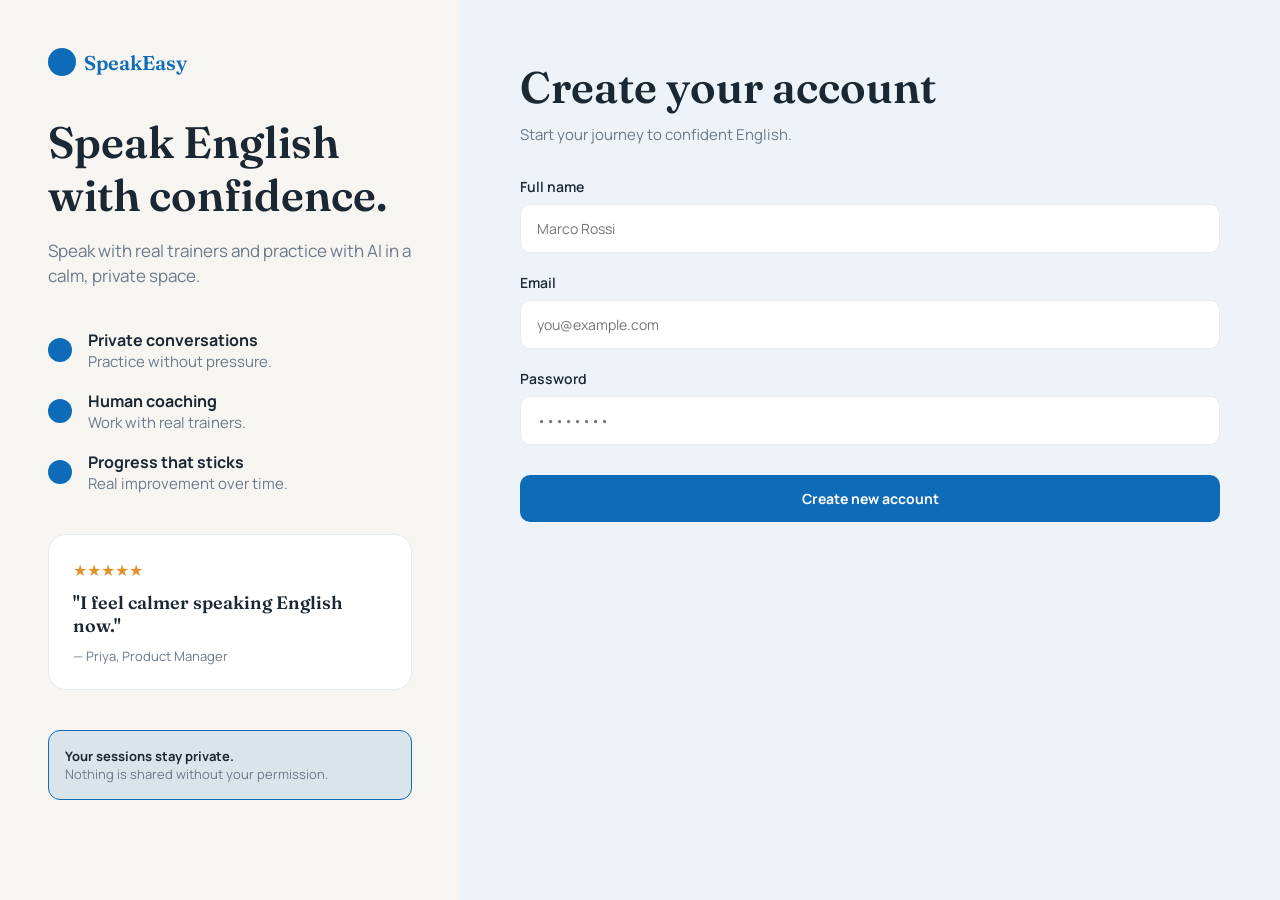
<file: index.html>
<!DOCTYPE html>
<html lang="en">
<head>
<meta charset="UTF-8" />
<meta name="viewport" content="width=device-width, initial-scale=1.0" />
<title>SpeakEasy — Onboarding</title>
<link rel="stylesheet" href="styles.css" />
</head>
<body>

<!-- ===================== SIGN UP ===================== -->
<section id="step-signup" class="step">
  <div class="signup-shell">
    <div class="signup-left">
      <a class="logo" href="#"><span class="dot"></span><span class="wordmark">Speak<span class="easy">Easy</span></span></a>
      <div>
        <h1>Speak English<br/>with confidence.</h1>
        <p class="subtext" style="margin-top:16px;font-size:17px;">Speak with real trainers and practice with AI in a calm, private space.</p>
      </div>
      <div class="benefits">
        <div class="benefit"><span class="icon"></span><div><strong>Private conversations</strong><span>Practice without pressure.</span></div></div>
        <div class="benefit"><span class="icon"></span><div><strong>Human coaching</strong><span>Work with real trainers.</span></div></div>
        <div class="benefit"><span class="icon"></span><div><strong>Progress that sticks</strong><span>Real improvement over time.</span></div></div>
      </div>
      <div class="testimonial">
        <div class="stars">★★★★★</div>
        <p class="quote">"I feel calmer speaking English now."</p>
        <div class="who">— Priya, Product Manager</div>
      </div>
      <div class="privacy-note"><strong>Your sessions stay private.</strong><span>Nothing is shared without your permission.</span></div>
    </div>
    <div class="signup-right">
      <form class="signup-form" id="signup-form">
        <h1 style="font-size:44px;">Create your account</h1>
        <p class="subtext" style="margin:10px 0 30px;">Start your journey to confident English.</p>
        <div class="form-group">
          <label for="su-name">Full name</label>
          <input id="su-name" required placeholder="Marco Rossi" />
        </div>
        <div class="form-group">
          <label for="su-email">Email</label>
          <input id="su-email" type="email" required placeholder="you@example.com" />
        </div>
        <div class="form-group">
          <label for="su-password">Password</label>
          <input id="su-password" type="password" required placeholder="••••••••" />
        </div>
        <button type="submit" class="btn btn-primary" style="width:100%;margin-top:10px;">Create new account</button>
      </form>
    </div>
  </div>
</section>

<!-- ===================== ONBOARDING WIZARD ===================== -->
<section id="step-onboarding" class="step page" style="display:none;">
  <div class="topbar">
    <a class="logo" href="#"><span class="dot"></span><span class="wordmark">speak<span class="easy">easy</span></span></a>
    <a class="save-exit" href="#">Save &amp; exit</a>
  </div>
  <div class="progress" id="progress"></div>
  <div class="content-row">
    <div class="card" id="card-content"></div>
    <div class="panel" id="panel"></div>
  </div>
</section>

<!-- ===================== CONFIRMATION ===================== -->
<section id="step-confirm" class="step page" style="display:none;">
  <div class="topbar">
    <a class="logo" href="#"><span class="dot"></span><span class="wordmark">speak<span class="easy">easy</span></span></a>
    <a class="save-exit" href="#">Save &amp; exit</a>
  </div>
  <div class="confirm-card">
    <div class="check-circle">✓</div>
    <h1>You're all set.</h1>
    <p class="subtext" id="confirm-subtext"></p>
    <div class="next-steps">
      <div class="step"><span class="num">1</span><p>A relaxed intro call. <span id="confirm-trainer-1">Your trainer</span> listens to how you speak — no test — and gets to know you.</p></div>
      <div class="step"><span class="num">2</span><p>Your first plan, built around what you told us today.</p></div>
      <div class="step"><span class="num">3</span><p>Your first session, and you're into the weekly rhythm.</p></div>
    </div>
    <div class="payment-note">No payment today. Once you've met your trainer and you're happy, you choose a plan. Not before.</div>
    <a class="btn btn-primary" href="dashboard.html">Go to Speakeasy →</a>
  </div>
</section>

<script src="onboarding.js"></script>
</body>
</html>
</file>
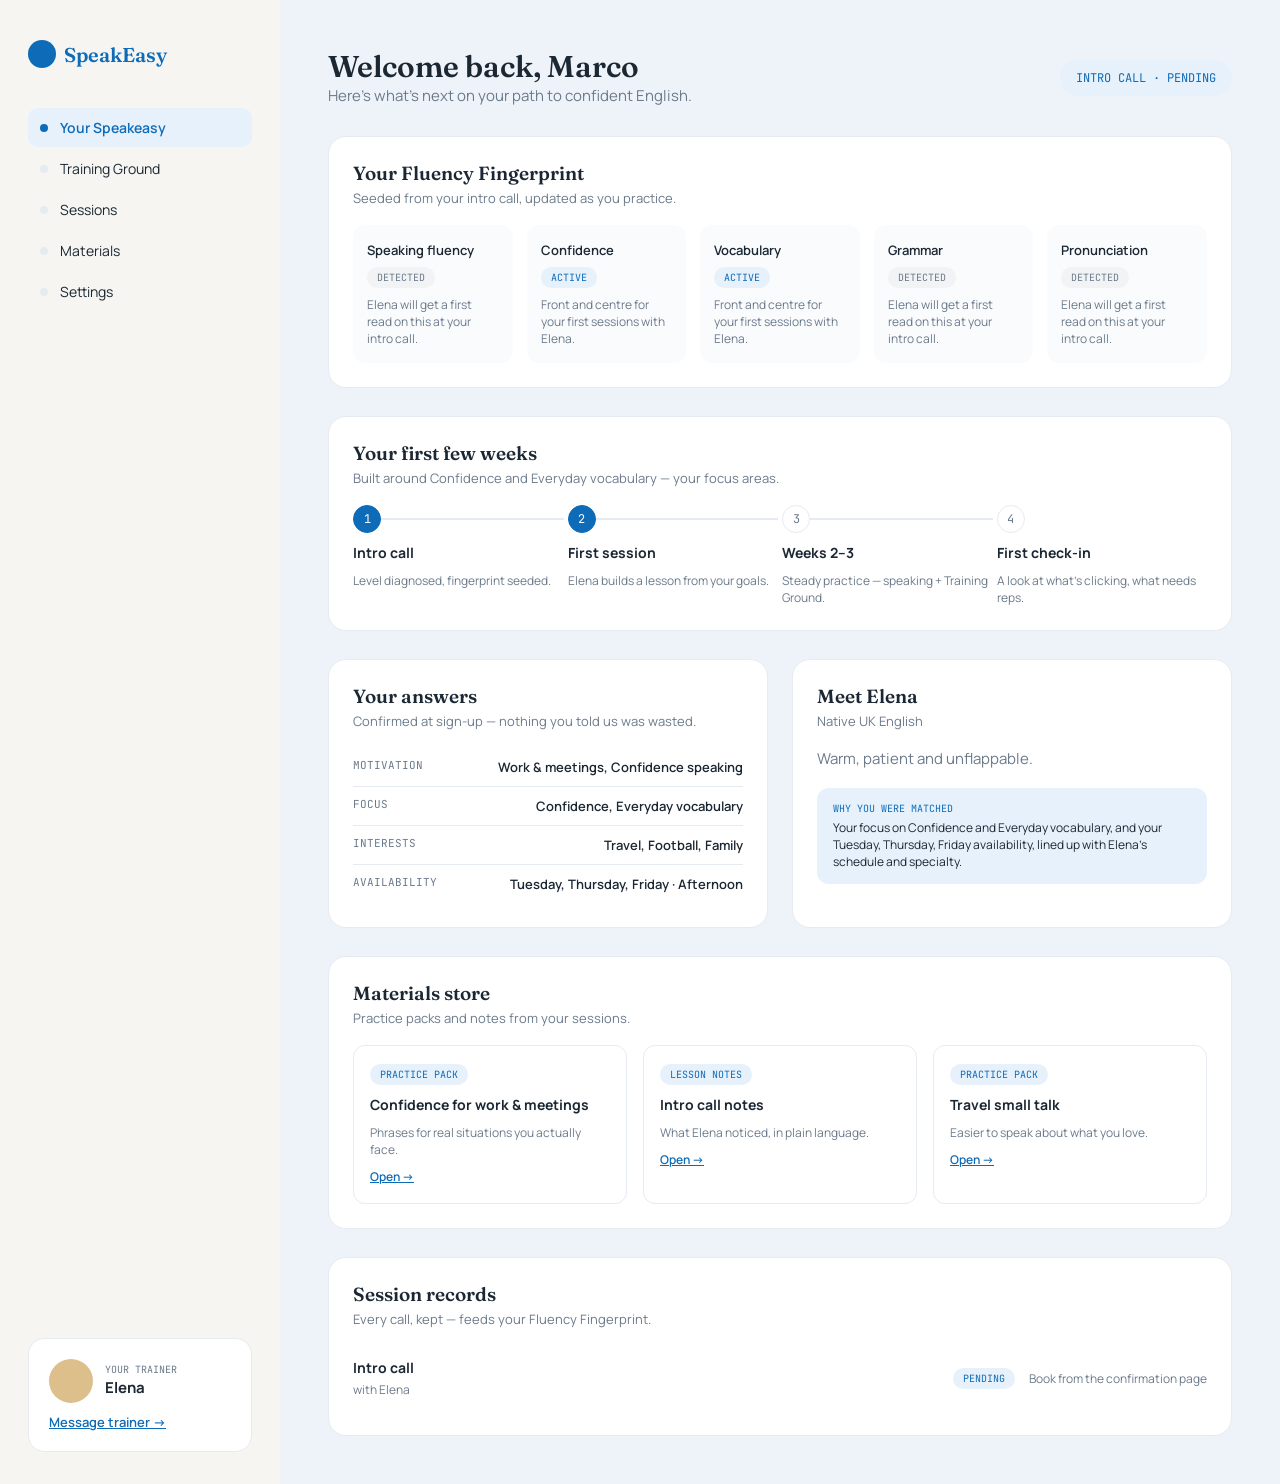
<file: dashboard.html>
<!DOCTYPE html>
<html lang="en">
<head>
<meta charset="UTF-8" />
<meta name="viewport" content="width=device-width, initial-scale=1.0" />
<title>Your Speakeasy</title>
<link rel="stylesheet" href="styles.css" />
</head>
<body>
<div class="dash-shell">
  <div class="sidebar">
    <a class="logo" href="index.html"><span class="dot"></span><span class="wordmark">Speak<span class="easy">Easy</span></span></a>
    <div class="nav-list">
      <a class="nav-item active" href="#"><span class="dot"></span>Your Speakeasy</a>
      <a class="nav-item" href="#"><span class="dot"></span>Training Ground</a>
      <a class="nav-item" href="#"><span class="dot"></span>Sessions</a>
      <a class="nav-item" href="#"><span class="dot"></span>Materials</a>
      <a class="nav-item" href="#"><span class="dot"></span>Settings</a>
    </div>
    <div class="sidebar-spacer"></div>
    <div class="trainer-mini">
      <div class="row">
        <div class="avatar-sm"></div>
        <div>
          <div class="label">YOUR TRAINER</div>
          <strong id="dash-trainer-name">Elena</strong>
        </div>
      </div>
      <a href="#">Message trainer →</a>
    </div>
  </div>

  <div class="dash-main">
    <div class="dash-header">
      <div>
        <h1 id="dash-welcome">Welcome back</h1>
        <p class="subtext">Here's what's next on your path to confident English.</p>
      </div>
      <span class="pill">INTRO CALL · PENDING</span>
    </div>

    <div class="dash-card">
      <div>
        <h2>Your Fluency Fingerprint</h2>
        <p class="caption" id="dash-fp-caption">Seeded from your intro call, updated as you practice.</p>
      </div>
      <div class="fp-row" id="dash-fp-row"></div>
    </div>

    <div class="dash-card">
      <div>
        <h2>Your first few weeks</h2>
        <p class="caption" id="dash-roadmap-caption">Built around your focus areas.</p>
      </div>
      <div class="timeline">
        <div class="tl-step">
          <div class="tl-marker-row"><div class="tl-marker done">1</div><div class="tl-line"></div></div>
          <strong>Intro call</strong><span>Level diagnosed, fingerprint seeded.</span>
        </div>
        <div class="tl-step">
          <div class="tl-marker-row"><div class="tl-marker current">2</div><div class="tl-line"></div></div>
          <strong>First session</strong><span id="dash-step2">Your trainer builds a lesson from your goals.</span>
        </div>
        <div class="tl-step">
          <div class="tl-marker-row"><div class="tl-marker">3</div><div class="tl-line"></div></div>
          <strong>Weeks 2–3</strong><span>Steady practice — speaking + Training Ground.</span>
        </div>
        <div class="tl-step">
          <div class="tl-marker-row"><div class="tl-marker">4</div></div>
          <strong>First check-in</strong><span>A look at what's clicking, what needs reps.</span>
        </div>
      </div>
    </div>

    <div class="two-card-row">
      <div class="dash-card">
        <div>
          <h2>Your answers</h2>
          <p class="caption">Confirmed at sign-up — nothing you told us was wasted.</p>
        </div>
        <div id="dash-answers"></div>
      </div>
      <div class="dash-card">
        <div>
          <h2 id="dash-meet-trainer">Meet your trainer</h2>
          <p class="caption" id="dash-trainer-tag"></p>
        </div>
        <p class="subtext" id="dash-trainer-bio"></p>
        <div class="why-matched">
          <span class="k">WHY YOU WERE MATCHED</span>
          <span class="v" id="dash-why-matched"></span>
        </div>
      </div>
    </div>

    <div class="dash-card">
      <div>
        <h2>Materials store</h2>
        <p class="caption">Practice packs and notes from your sessions.</p>
      </div>
      <div class="materials-row" id="dash-materials"></div>
    </div>

    <div class="dash-card">
      <div>
        <h2>Session records</h2>
        <p class="caption">Every call, kept — feeds your Fluency Fingerprint.</p>
      </div>
      <div class="sessions-list" id="dash-sessions"></div>
    </div>
  </div>
</div>

<script src="dashboard.js"></script>
</body>
</html>
</file>
<file: styles.css>
@import url('https://fonts.googleapis.com/css2?family=Fraunces:opsz,wght@9..144,400;9..144,600&family=Manrope:wght@400;500;600;700;800&family=JetBrains+Mono:wght@500&display=swap');

:root {
  --azzurro: #0E6BB8;
  --azzurro-pressed: #0A4F8F;
  --azzurro-soft: #E7F1FB;
  --ink: #1B2733;
  --muted: #6B7A8B;
  --app-bg: #EEF3F9;
  --border: #E6EBF1;
  --white: #FFFFFF;
  --success: #1F9D6B;
  --success-soft: #E6F5EF;
  --amber: #E0922E;
  --amber-soft: #FCF2E4;
}

* { box-sizing: border-box; }

body {
  margin: 0;
  background: var(--app-bg);
  color: var(--ink);
  font-family: 'Manrope', sans-serif;
  -webkit-font-smoothing: antialiased;
}

h1, h2, .heading {
  font-family: 'Fraunces', serif;
  font-weight: 600;
  color: var(--ink);
  margin: 0;
}

a { color: var(--azzurro); }

/* ---------- Shell ---------- */
.page {
  max-width: 1440px;
  margin: 0 auto;
  padding: 30px 96px 80px;
}

.topbar {
  display: flex;
  align-items: center;
  justify-content: space-between;
  margin-bottom: 24px;
}

.logo {
  display: flex;
  align-items: center;
  gap: 8px;
  text-decoration: none;
}

.logo .dot {
  width: 28px;
  height: 28px;
  border-radius: 999px;
  background: var(--azzurro);
  flex-shrink: 0;
}

.logo .wordmark {
  font-family: 'Fraunces', serif;
  font-weight: 600;
  font-size: 20px;
}

.logo .wordmark .easy { color: var(--azzurro); }

.save-exit {
  font-size: 13px;
  color: var(--muted);
  text-decoration: none;
}

/* ---------- Progress bar ---------- */
.progress {
  display: flex;
  gap: 8px;
  margin-bottom: 24px;
}

.progress .seg {
  flex: 1;
  height: 4px;
  border-radius: 2px;
  background: var(--border);
  transition: background .2s ease;
}

.progress .seg.done { background: var(--azzurro); }

/* ---------- Layout row ---------- */
.content-row {
  display: flex;
  gap: 32px;
  align-items: flex-start;
}

.card {
  background: var(--white);
  border-radius: 20px;
  padding: 40px;
  flex: 1;
  min-width: 0;
  display: flex;
  flex-direction: column;
  gap: 24px;
}

.card-header {
  display: flex;
  flex-direction: column;
  gap: 10px;
}

.eyebrow {
  font-family: 'JetBrains Mono', monospace;
  font-size: 12px;
  color: var(--azzurro);
  letter-spacing: .02em;
}

.card-header h1 { font-size: 32px; line-height: 1.2; }

.subtext {
  font-size: 15px;
  color: var(--muted);
  line-height: 1.5;
  margin: 0;
}

/* ---------- Chips ---------- */
.chip-wrap {
  display: flex;
  flex-wrap: wrap;
  gap: 10px;
}

.chip {
  font-family: 'Manrope', sans-serif;
  font-size: 14px;
  padding: 10px 18px;
  border-radius: 999px;
  border: 1px solid var(--border);
  background: var(--white);
  color: var(--ink);
  cursor: pointer;
  transition: all .15s ease;
  user-select: none;
}

.chip:hover { border-color: var(--azzurro); }

.chip.selected {
  background: var(--azzurro-soft);
  border: 1.5px solid var(--azzurro);
  color: var(--azzurro);
  font-weight: 700;
}

/* ---------- Focus list (checkbox rows) ---------- */
.focus-list {
  display: flex;
  flex-direction: column;
  gap: 12px;
}

.focus-item {
  display: flex;
  align-items: center;
  gap: 14px;
  padding: 16px 18px;
  border-radius: 12px;
  border: 1px solid var(--border);
  cursor: pointer;
  transition: all .15s ease;
}

.focus-item:hover { border-color: var(--azzurro); }

.focus-item.selected {
  background: var(--azzurro-soft);
  border: 1.5px solid var(--azzurro);
}

.focus-item .checkbox {
  width: 22px;
  height: 22px;
  border-radius: 999px;
  border: 1.5px solid var(--border);
  display: flex;
  align-items: center;
  justify-content: center;
  flex-shrink: 0;
  color: var(--white);
  font-size: 12px;
  font-weight: 700;
}

.focus-item.selected .checkbox {
  background: var(--azzurro);
  border-color: var(--azzurro);
}

.focus-item .text strong { display: block; font-size: 15px; font-weight: 600; }
.focus-item .text span { display: block; font-size: 13px; color: var(--muted); margin-top: 2px; }

/* ---------- Two column (timing) ---------- */
.two-col {
  display: flex;
  gap: 48px;
}

.two-col > div { flex: 1; }

.field-label { font-size: 14px; font-weight: 600; margin-bottom: 12px; }

.segmented {
  display: inline-flex;
  border: 1px solid var(--border);
  border-radius: 999px;
  padding: 3px;
}

.segmented .seg-btn {
  padding: 8px 16px;
  border-radius: 999px;
  font-size: 13px;
  color: var(--muted);
  cursor: pointer;
  border: none;
  background: transparent;
  font-family: 'Manrope', sans-serif;
}

.segmented .seg-btn.selected {
  background: var(--azzurro);
  color: var(--white);
  font-weight: 700;
}

/* ---------- Trainer match ---------- */
.trainer-box {
  display: flex;
  align-items: center;
  gap: 16px;
  padding: 20px;
  border-radius: 14px;
  background: var(--azzurro-soft);
}

.avatar {
  width: 56px;
  height: 56px;
  border-radius: 999px;
  background: var(--azzurro);
  color: var(--white);
  display: flex;
  align-items: center;
  justify-content: center;
  font-family: 'Fraunces', serif;
  font-weight: 600;
  font-size: 18px;
  flex-shrink: 0;
}

.trainer-info strong { font-family: 'Fraunces', serif; font-size: 18px; font-weight: 600; }
.trainer-info .tag { display: block; font-family: 'JetBrains Mono', monospace; font-size: 11px; color: var(--azzurro); margin: 4px 0; }
.trainer-info .line { font-size: 13px; color: var(--muted); }

.reasons { display: flex; flex-direction: column; gap: 10px; }
.reason { display: flex; align-items: center; gap: 10px; font-size: 14px; }
.reason .dot {
  width: 18px; height: 18px; border-radius: 999px; background: var(--success-soft);
  color: var(--success); display: flex; align-items: center; justify-content: center;
  font-size: 10px; font-weight: 700; flex-shrink: 0;
}

/* ---------- Booking CTA ---------- */
.booking-cta { display: flex; align-items: center; gap: 16px; flex-wrap: wrap; }
.free-badge { display: flex; align-items: center; gap: 6px; font-size: 13px; font-weight: 600; color: var(--success); }
.note { font-size: 12px; color: var(--muted); }

/* ---------- Buttons ---------- */
.btn {
  font-family: 'Manrope', sans-serif;
  font-weight: 700;
  font-size: 14px;
  padding: 14px 24px;
  border-radius: 10px;
  border: none;
  cursor: pointer;
  text-decoration: none;
  display: inline-flex;
  align-items: center;
  justify-content: center;
}

.btn-primary { background: var(--azzurro); color: var(--white); }
.btn-primary:hover { background: var(--azzurro-pressed); }
.btn-primary:disabled { opacity: .5; cursor: not-allowed; }

.btn-link {
  background: none;
  border: none;
  color: var(--muted);
  font-family: 'Manrope', sans-serif;
  font-weight: 600;
  font-size: 14px;
  cursor: pointer;
}

.footer-row {
  display: flex;
  align-items: center;
  justify-content: space-between;
}

/* ---------- Side panel ---------- */
.panel {
  background: var(--white);
  border-radius: 18px;
  border: 1px solid var(--border);
  padding: 28px;
  width: 360px;
  flex-shrink: 0;
  display: flex;
  flex-direction: column;
  gap: 14px;
}

.panel .panel-title {
  font-family: 'JetBrains Mono', monospace;
  font-size: 11px;
  color: var(--muted);
}

.panel-row {
  padding: 10px 0;
  border-bottom: 1px solid var(--border);
  display: flex;
  flex-direction: column;
  gap: 8px;
}

.panel-row:last-child { border-bottom: none; }

.panel-row .label { font-size: 13px; color: var(--muted); }
.panel-row.active .label { color: var(--azzurro); font-weight: 600; }

.panel-row .chips { display: flex; flex-wrap: wrap; gap: 6px; }
.panel-row .val-chip {
  background: var(--azzurro-soft);
  color: var(--azzurro);
  font-size: 12px;
  font-weight: 600;
  padding: 4px 10px;
  border-radius: 999px;
}
.panel-row .dash { color: var(--border); font-size: 13px; }

/* ---------- Confirmation ---------- */
.confirm-card {
  background: var(--white);
  border-radius: 20px;
  padding: 56px;
  max-width: 1248px;
  margin: 0 auto;
  display: flex;
  flex-direction: column;
  align-items: center;
  gap: 22px;
  text-align: center;
}

.check-circle {
  width: 64px; height: 64px; border-radius: 999px;
  background: var(--success-soft); color: var(--success);
  display: flex; align-items: center; justify-content: center; font-size: 26px; font-weight: 700;
}

.confirm-card h1 { font-size: 32px; }
.confirm-card .subtext { max-width: 600px; }

.next-steps { display: flex; flex-direction: column; gap: 14px; max-width: 700px; width: 100%; text-align: left; }
.next-steps .step { display: flex; align-items: flex-start; gap: 14px; }
.next-steps .num {
  width: 24px; height: 24px; border-radius: 999px; background: var(--azzurro-soft); color: var(--azzurro);
  display: flex; align-items: center; justify-content: center; font-size: 12px; font-weight: 700; flex-shrink: 0;
}
.next-steps .step p { margin: 0; font-size: 14px; }

.payment-note {
  background: #F6F8FA;
  border-radius: 12px;
  padding: 14px 20px;
  font-size: 13px;
  color: var(--muted);
  width: 100%;
}

/* ---------- Sign up ---------- */
.signup-shell {
  display: flex;
  min-height: 100vh;
}

.signup-left {
  width: 460px;
  flex-shrink: 0;
  background: #F6F5F1;
  padding: 48px;
  display: flex;
  flex-direction: column;
  gap: 40px;
}

.signup-left h1 { font-size: 44px; line-height: 1.2; }

.benefits { display: flex; flex-direction: column; gap: 18px; }
.benefit { display: flex; gap: 16px; align-items: center; }
.benefit .icon { width: 24px; height: 24px; border-radius: 999px; background: var(--azzurro); flex-shrink: 0; }
.benefit strong { display: block; font-size: 16px; }
.benefit span { display: block; font-size: 15px; color: var(--muted); }

.testimonial {
  background: var(--white);
  border: 1px solid var(--border);
  border-radius: 18px;
  padding: 24px;
  display: flex;
  flex-direction: column;
  gap: 10px;
}
.testimonial .stars { color: var(--amber); }
.testimonial p.quote { font-family: 'Fraunces', serif; font-size: 18px; font-weight: 600; margin: 0; }
.testimonial .who { font-size: 13px; color: var(--muted); }

.privacy-note {
  background: rgba(14,107,184,0.12);
  border: 1px solid var(--azzurro);
  border-radius: 12px;
  padding: 16px;
  font-size: 13px;
}
.privacy-note strong { display: block; }
.privacy-note span { color: var(--muted); }

.signup-right {
  flex: 1;
  display: flex;
  justify-content: center;
  padding: 60px 40px;
}

.signup-form { width: 100%; max-width: 700px; }

.form-group { margin-bottom: 20px; }
.form-group label { display: block; font-size: 14px; font-weight: 600; margin-bottom: 8px; }
.form-group input {
  width: 100%;
  padding: 14px 16px;
  border-radius: 10px;
  border: 1px solid var(--border);
  font-family: 'Manrope', sans-serif;
  font-size: 14px;
  background: var(--white);
}
.form-group input:focus { outline: 2px solid var(--azzurro-soft); border-color: var(--azzurro); }

/* ---------- Dashboard ---------- */
.dash-shell { display: flex; }

.sidebar {
  width: 280px;
  flex-shrink: 0;
  background: #F6F5F1;
  min-height: 100vh;
  padding: 40px 28px 32px;
  display: flex;
  flex-direction: column;
  gap: 40px;
}

.nav-list { display: flex; flex-direction: column; gap: 2px; }
.nav-item {
  display: flex;
  align-items: center;
  gap: 12px;
  padding: 10px 12px;
  border-radius: 10px;
  font-size: 14px;
  color: var(--ink);
  text-decoration: none;
}
.nav-item .dot { width: 8px; height: 8px; border-radius: 999px; background: var(--border); }
.nav-item.active { background: var(--azzurro-soft); color: var(--azzurro); font-weight: 600; }
.nav-item.active .dot { background: var(--azzurro); }

.sidebar-spacer { flex: 1; }

.trainer-mini {
  background: var(--white);
  border: 1px solid var(--border);
  border-radius: 16px;
  padding: 20px;
  display: flex;
  flex-direction: column;
  gap: 10px;
}
.trainer-mini .row { display: flex; align-items: center; gap: 12px; }
.trainer-mini .avatar-sm { width: 44px; height: 44px; border-radius: 999px; background: #DDBF8C; flex-shrink: 0; }
.trainer-mini .label { font-family: 'JetBrains Mono', monospace; font-size: 10px; color: var(--muted); }
.trainer-mini strong { font-size: 15px; }
.trainer-mini a { font-size: 13px; font-weight: 600; }

.dash-main { flex: 1; padding: 48px; display: flex; flex-direction: column; gap: 28px; max-width: 1160px; }

.dash-header { display: flex; align-items: center; justify-content: space-between; }
.dash-header h1 { font-size: 30px; }

.pill {
  font-family: 'JetBrains Mono', monospace;
  font-size: 12px;
  color: var(--azzurro);
  background: var(--azzurro-soft);
  padding: 10px 16px;
  border-radius: 999px;
}

.dash-card {
  background: var(--white);
  border: 1px solid var(--border);
  border-radius: 18px;
  padding: 24px;
  display: flex;
  flex-direction: column;
  gap: 18px;
}

.dash-card h2 { font-size: 19px; }
.dash-card .caption { font-size: 13px; color: var(--muted); margin: 4px 0 0; }

.fp-row { display: flex; gap: 14px; flex-wrap: wrap; }
.fp-chip { flex: 1; min-width: 150px; background: #F9FBFD; border-radius: 12px; padding: 16px 14px; display: flex; flex-direction: column; gap: 8px; }
.fp-chip .name { font-size: 13px; font-weight: 600; }
.fp-chip .state-pill { font-family: 'JetBrains Mono', monospace; font-size: 10px; padding: 4px 10px; border-radius: 999px; width: fit-content; }
.fp-chip .state-pill.detected { background: #F1F3F5; color: var(--muted); }
.fp-chip .state-pill.active { background: var(--azzurro-soft); color: var(--azzurro); }
.fp-chip .state-pill.building { background: var(--amber-soft); color: var(--amber); }
.fp-chip .note { font-size: 12px; color: var(--muted); }

.timeline { display: flex; gap: 4px; }
.tl-step { flex: 1; display: flex; flex-direction: column; gap: 10px; }
.tl-marker-row { display: flex; align-items: center; }
.tl-marker { width: 28px; height: 28px; border-radius: 999px; border: 1.5px solid var(--border); display: flex; align-items: center; justify-content: center; font-family: 'JetBrains Mono', monospace; font-size: 12px; color: var(--muted); flex-shrink: 0; }
.tl-marker.done, .tl-marker.current { background: var(--azzurro); border-color: var(--azzurro); color: var(--white); }
.tl-line { flex: 1; height: 2px; background: var(--border); }
.tl-step strong { font-size: 14px; }
.tl-step span { font-size: 12px; color: var(--muted); }

.two-card-row { display: flex; gap: 24px; }
.two-card-row .dash-card { flex: 1; }

.answer-row { display: flex; justify-content: space-between; padding: 10px 0; border-bottom: 1px solid var(--border); }
.answer-row:last-child { border-bottom: none; }
.answer-row .k { font-family: 'JetBrains Mono', monospace; font-size: 11px; color: var(--muted); }
.answer-row .v { font-size: 13px; font-weight: 600; }

.why-matched { background: var(--azzurro-soft); border-radius: 12px; padding: 14px 16px; display: flex; flex-direction: column; gap: 4px; }
.why-matched .k { font-family: 'JetBrains Mono', monospace; font-size: 10px; color: var(--azzurro); }
.why-matched .v { font-size: 12px; }

.materials-row, .sessions-list { display: flex; gap: 16px; flex-wrap: wrap; }
.material-item { flex: 1; min-width: 220px; border: 1px solid var(--border); border-radius: 12px; padding: 18px 16px; display: flex; flex-direction: column; gap: 10px; }
.material-item .tag { font-family: 'JetBrains Mono', monospace; font-size: 10px; color: var(--azzurro); background: var(--azzurro-soft); padding: 4px 10px; border-radius: 999px; width: fit-content; }
.material-item strong { font-size: 14px; }
.material-item span.desc { font-size: 12px; color: var(--muted); }
.material-item a { font-size: 12px; font-weight: 600; }

.session-row { display: flex; justify-content: space-between; align-items: center; padding: 12px 0; border-bottom: 1px solid var(--border); width: 100%; }
.session-row:last-child { border-bottom: none; }
.session-row .left strong { display: block; font-size: 14px; }
.session-row .left span { font-size: 12px; color: var(--muted); }
.session-row .right { display: flex; align-items: center; gap: 14px; }
.status-pill { font-family: 'JetBrains Mono', monospace; font-size: 10px; padding: 4px 10px; border-radius: 999px; }
.status-pill.diagnosed { background: var(--success-soft); color: var(--success); }
.status-pill.scheduled { background: var(--azzurro-soft); color: var(--azzurro); }

@media (max-width: 900px) {
  .page { padding: 20px; }
  .content-row, .two-col, .two-card-row { flex-direction: column; }
  .panel { width: 100%; }
  .signup-shell { flex-direction: column; }
  .signup-left { width: 100%; }
}
</file>
